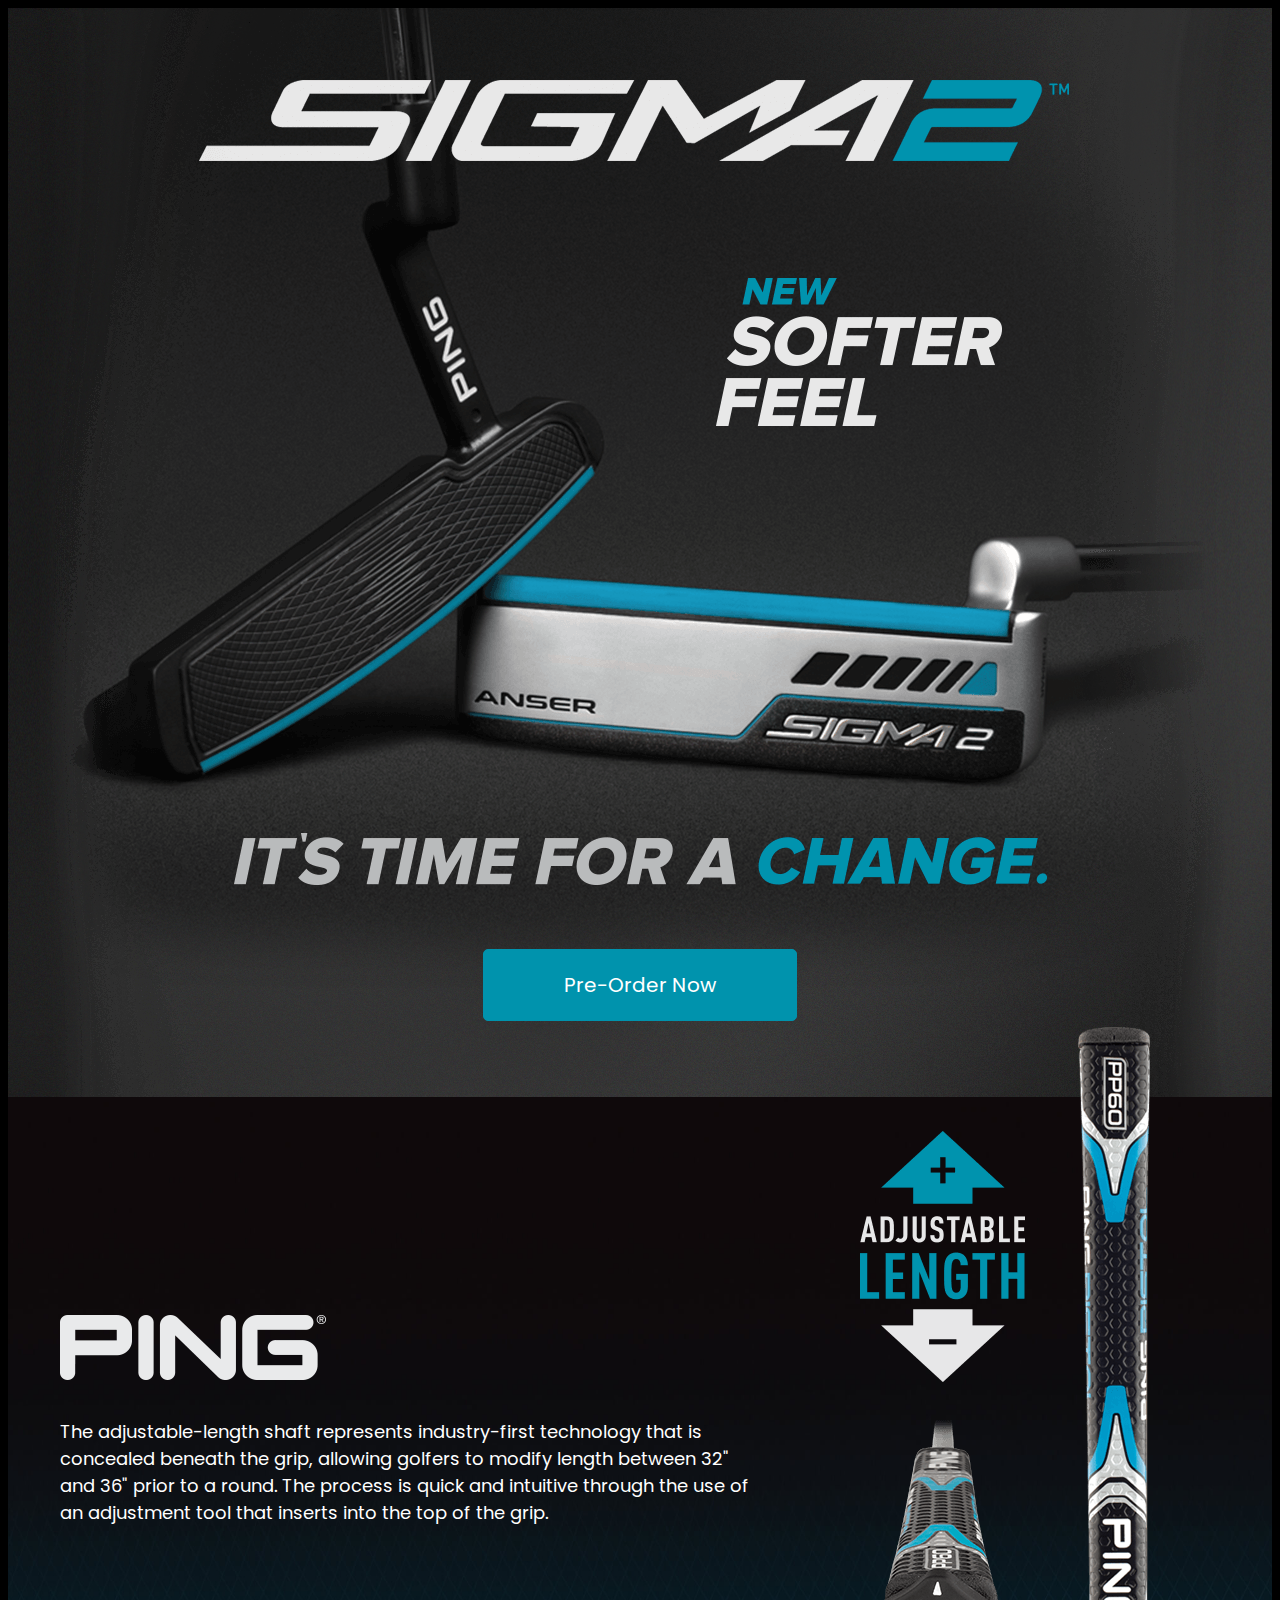
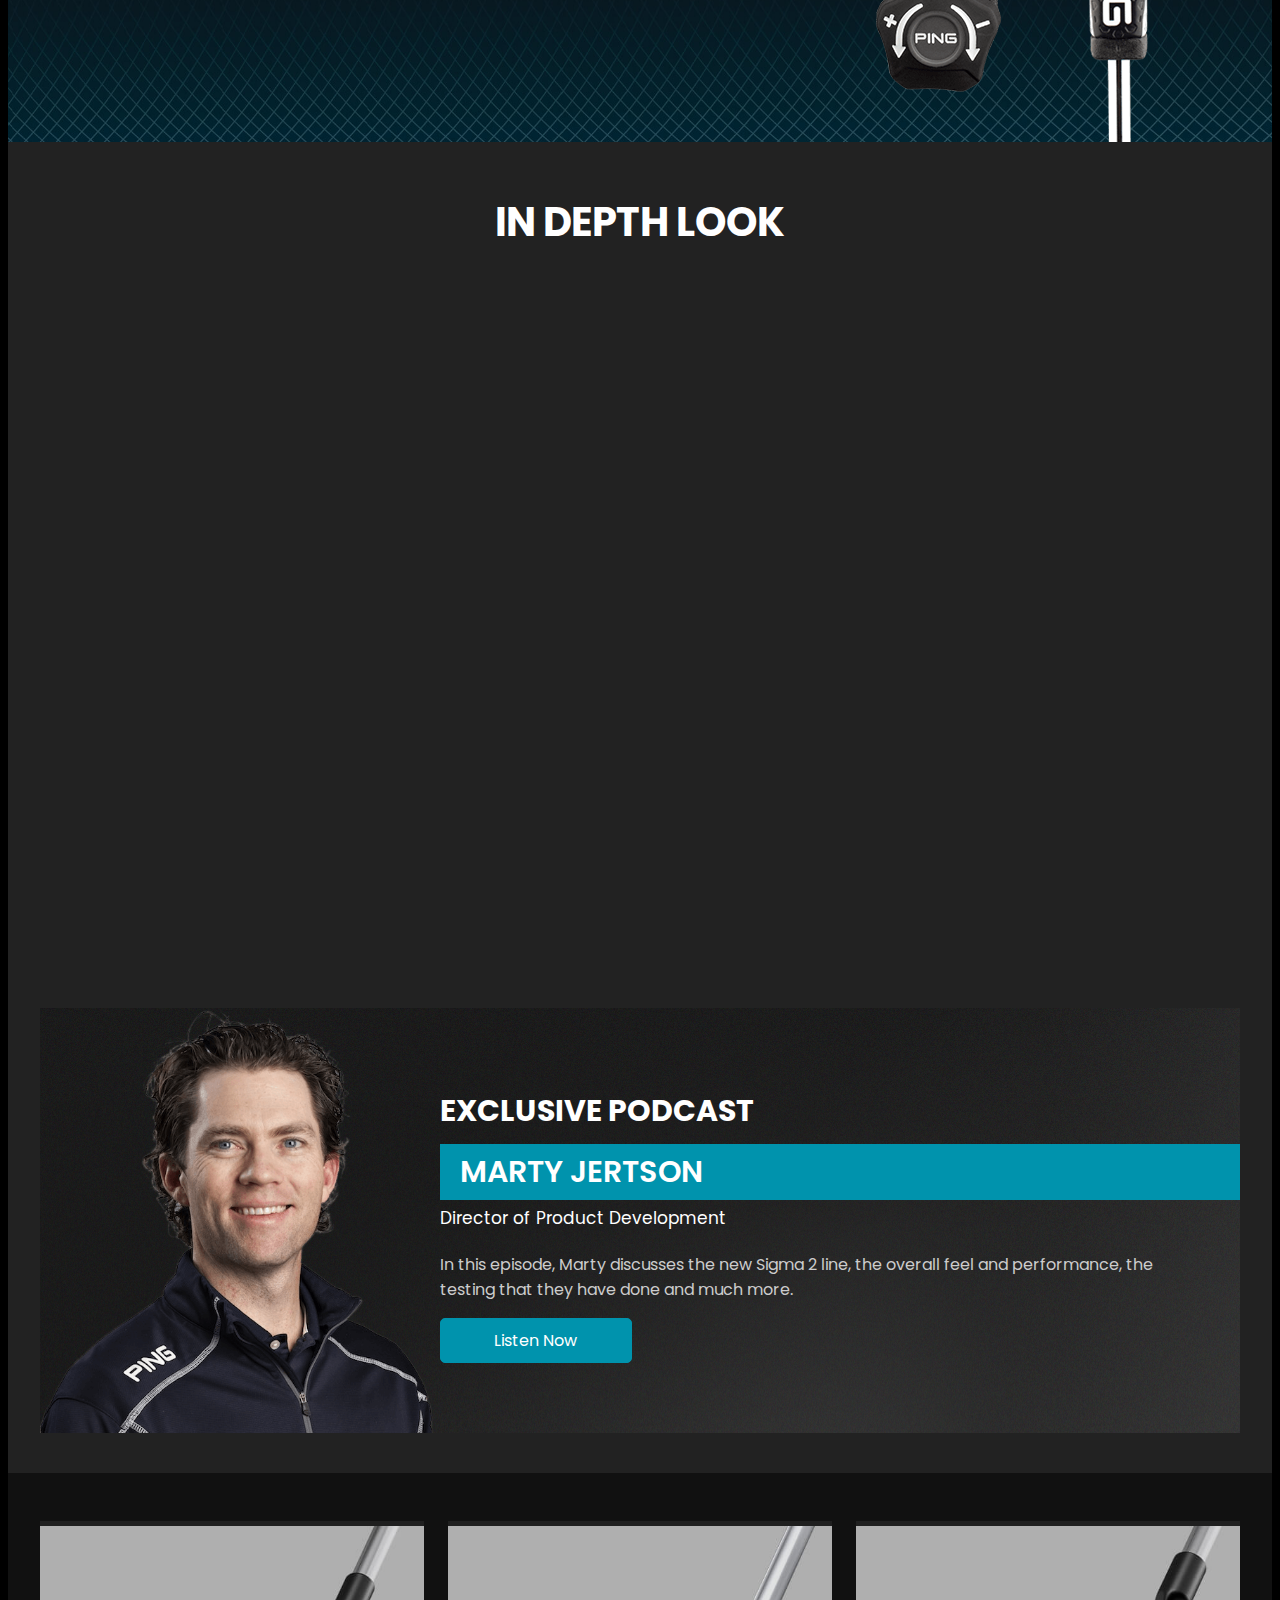
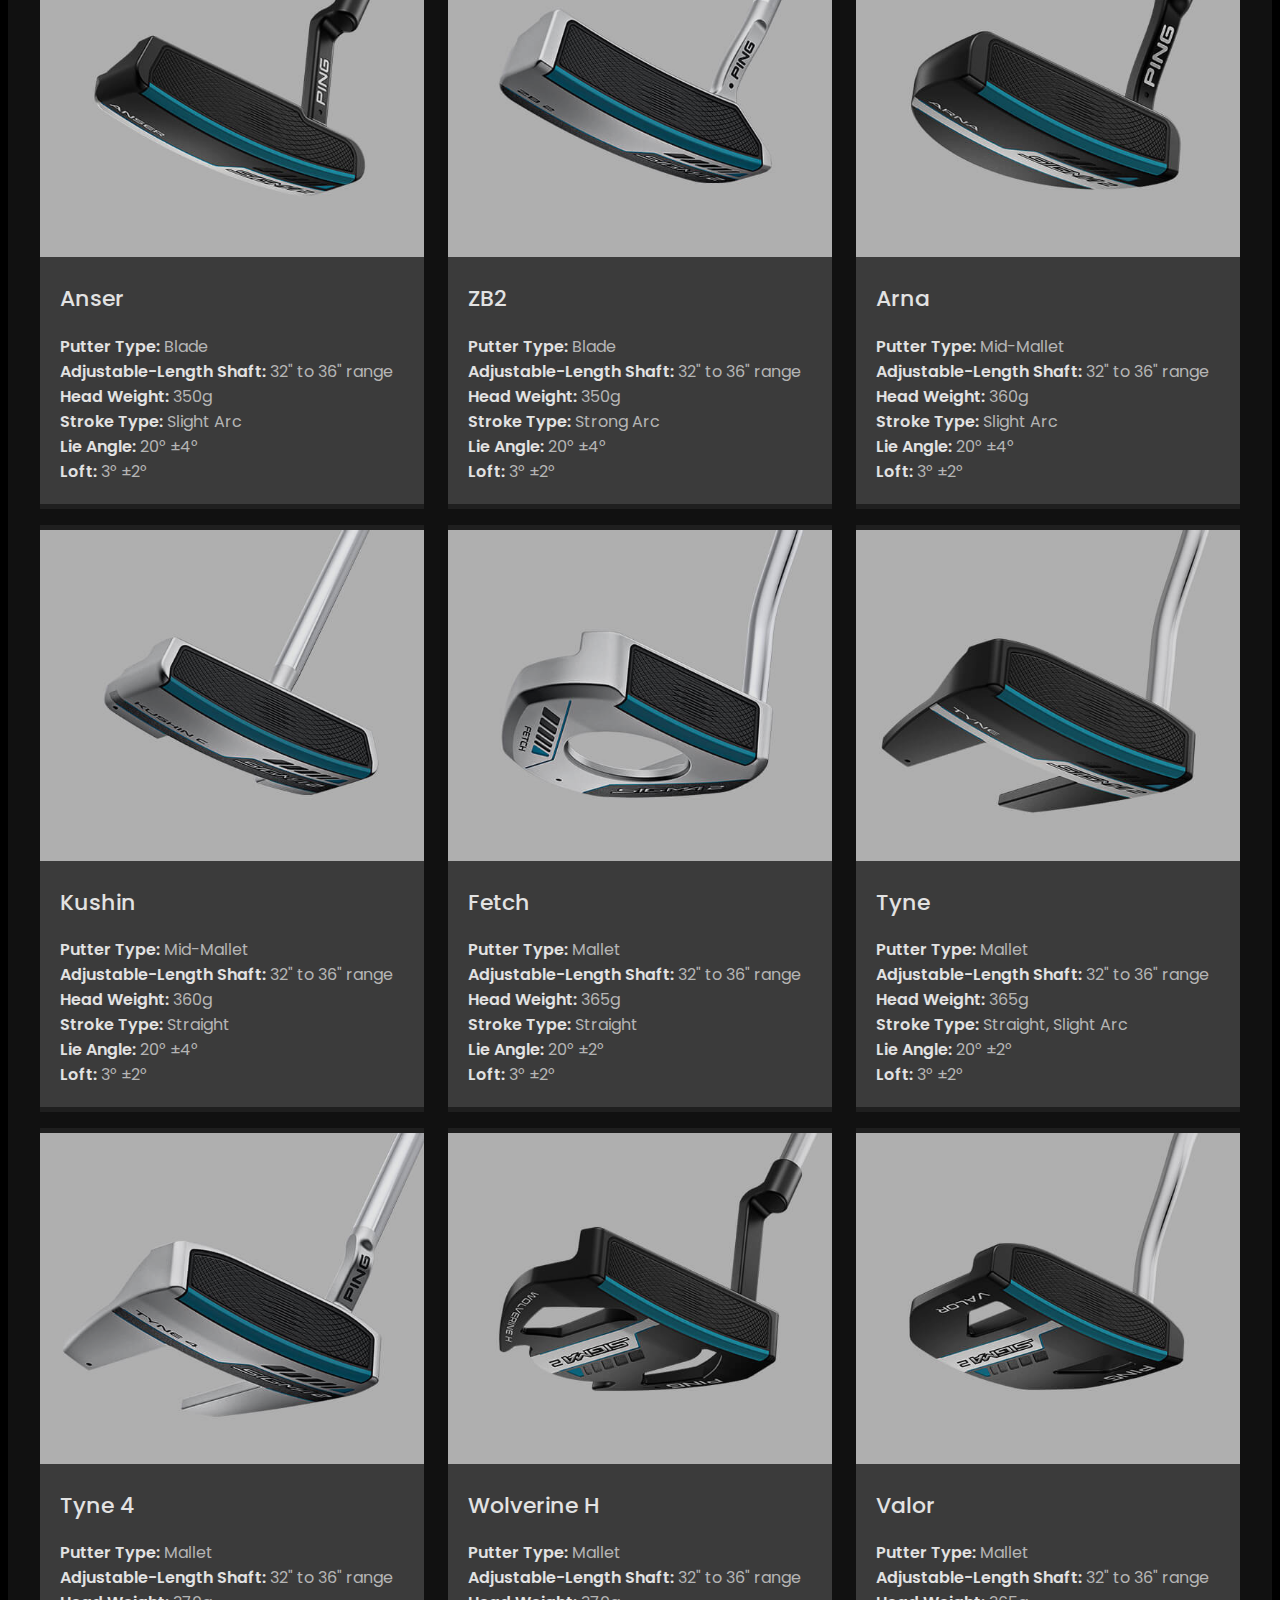
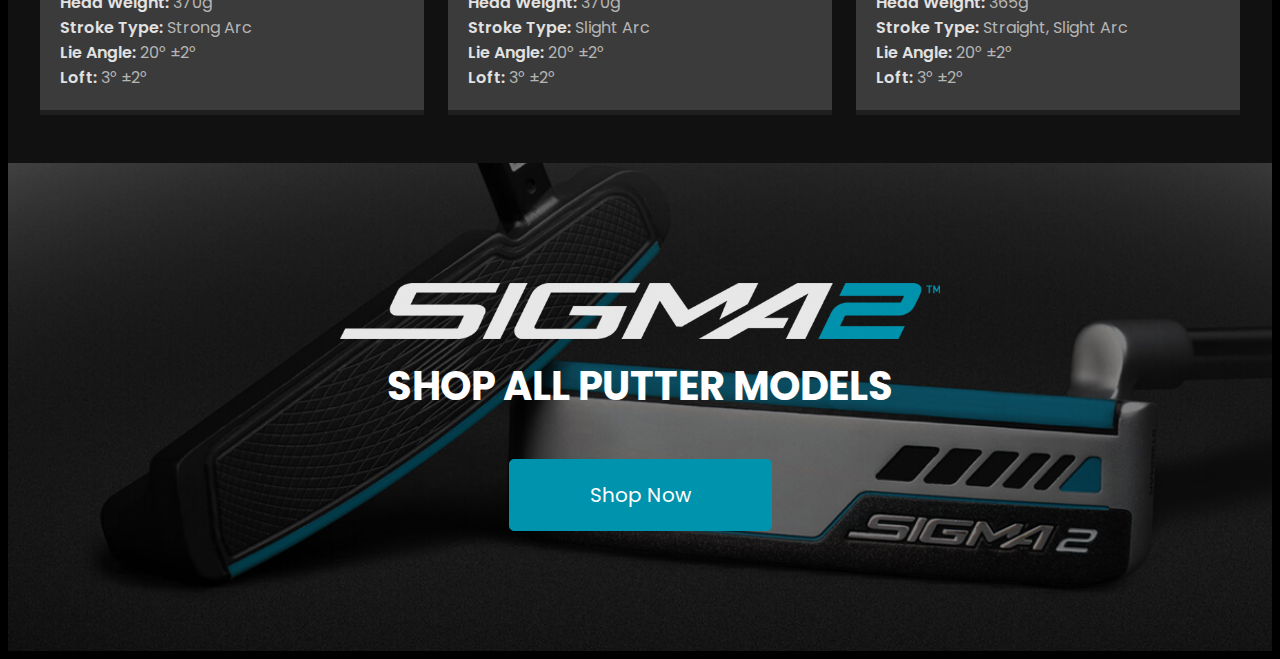
<file: index.html>
<!DOCTYPE html>
<html lang="en">
<head>
    <meta charset="UTF-8">
    <meta name="viewport" content="width=device-width, initial-scale=1.0">
    <meta http-equiv="X-UA-Compatible" content="ie=edge">
    <title>Ping SigmaG 2</title>
    <link rel="stylesheet" href="style.css">
</head>
<body>
    <!-- Sigma Hero | Start -->
    <section class="sigHero">
        <div class="container container__hero">
            <img class="sigHero__image" src="img/sigma-hero2.png">
            <div class="sigHero__btnWrap">
                <a class="sigHero__btn" href="ping-sigma-2/search">Pre-Order Now</a>
            </div>
        </div>
    </section>
    <!-- Sigma Hero | End -->

    <!-- Length Adjust | Start -->
    <section class="sigAdjust">
        <div class="container sigAdjust__flex">
            <div class="sigAdjust__column">
                <img class="sigAdjust__logo" src="img/ping-logo.png">
                <p class="sigAdjust__text">The adjustable-length shaft represents industry-first technology that is concealed beneath the grip, allowing golfers to modify length between 32" and 36" prior to a round. The process is quick and intuitive through the use of an adjustment tool that inserts into the top of the grip. </p>
            </div>
            <div class="sigAdjust__column">
                <img class="sigAdjust__adjust" src="img/sigma-adjust-2.png">
                <img class="sigAdjust__adjust--mobile" src="img/sigma-adjust-3.png">
            </div>
        </div>
    </section>
    <!-- Length Adjust | End -->

    <!-- Video | Start -->
    <section class="sigVideo">
        <div class="container">
            <h2 class="sigVideo__header">In Depth Look</h2>
            <div class="videoWrapper">
                    <iframe width="560" height="315" src="https://www.youtube.com/embed/atZtalv5AAw?rel=0" frameborder="0" allow="autoplay; encrypted-media" allowfullscreen></iframe>
            </div>
            <div class="sigVideo__podcast">
                <div class="sigVideo__column">
                    <img class="sigVideo__image" src="img/marty.png">
                </div>
                <div class="sigVideo__column">
                    <h2 class="sigVideo__podcastHeader">Exclusive Podcast</h2>
                    <h3 class="sigVideo__bluebar">Marty Jertson</h3>
                    <p class="sigVideo__title">Director of Product Development</p>
                    <p class="sigVideo__text">In this episode, Marty discusses the new Sigma 2 line, the overall feel and performance, the testing that they have done and much more.</p>
                    <a class="sigVideo__btn" href="insider/new-ping-sigma-2-putters-marty-jertson">Listen Now</a>
                </div>
            </div>
        </div>
    </section>
    <!-- Video | End -->

    <!-- Products | Start -->
    <section class="sigProducts">
        <div class="container">
            <div class="sigProducts__flexWrapper">
                 <a class="sigProducts__card" href="ping-sigma-2-anser-stealth-putter/100006987/product">
                    <img class="sigProducts__image" src="img/sigma-anser-stealth-face.jpg">
                    <div class="sigProducts__textWrapper">
                        <h2 class="sigProducts__title">Anser</h2>
                        <ul class="sigProducts__list">
                            <li class="sigProducts__listItem"><span class="sigProducts__listItem--bold">Putter Type: </span> Blade</li>
                            <li class="sigProducts__listItem"><span class="sigProducts__listItem--bold">Adjustable-Length Shaft: </span> 32" to 36" range</li>
                            <li class="sigProducts__listItem"><span class="sigProducts__listItem--bold">Head Weight: </span> 350g</li>
                            <li class="sigProducts__listItem"><span class="sigProducts__listItem--bold">Stroke Type: </span> Slight Arc</li>
                            <li class="sigProducts__listItem"><span class="sigProducts__listItem--bold">Lie Angle: </span> 20° ±4°</li>
                            <li class="sigProducts__listItem"><span class="sigProducts__listItem--bold">Loft: </span> 3° ±2°</li>
                        </ul>
                    </div>
                </a>

                <a class="sigProducts__card" href="ping-sigma-2-zb2-platinum-putter/100006978/product">
                    <img class="sigProducts__image" src="img/sigma-zb2-platinum-face.jpg">
                    <div class="sigProducts__textWrapper">
                        <h2 class="sigProducts__title">ZB2</h2>
                        <ul class="sigProducts__list">
                            <li class="sigProducts__listItem"><span class="sigProducts__listItem--bold">Putter Type: </span>Blade</li>
                            <li class="sigProducts__listItem"><span class="sigProducts__listItem--bold">Adjustable-Length Shaft: </span>32" to 36" range</li>
                            <li class="sigProducts__listItem"><span class="sigProducts__listItem--bold">Head Weight: </span>350g</li>
                            <li class="sigProducts__listItem"><span class="sigProducts__listItem--bold">Stroke Type: </span>Strong Arc</li>
                            <li class="sigProducts__listItem"><span class="sigProducts__listItem--bold">Lie Angle: </span>20° ±4°</li>
                            <li class="sigProducts__listItem"><span class="sigProducts__listItem--bold">Loft: </span>3° ±2°</li>
                        </ul>
                    </div>
                </a>

                <a class="sigProducts__card" href="ping-sigma-2-arna-stealth-putter/100006991/product">
                    <img class="sigProducts__image" src="img/sigma-arna-stealth-face.jpg">
                    <div class="sigProducts__textWrapper">
                        <h2 class="sigProducts__title">Arna</h2>
                        <ul class="sigProducts__list">
                            <li class="sigProducts__listItem"><span class="sigProducts__listItem--bold">Putter Type: </span>Mid-Mallet</li>
                            <li class="sigProducts__listItem"><span class="sigProducts__listItem--bold">Adjustable-Length Shaft: </span>32" to 36" range</li>
                            <li class="sigProducts__listItem"><span class="sigProducts__listItem--bold">Head Weight: </span>360g</li>
                            <li class="sigProducts__listItem"><span class="sigProducts__listItem--bold">Stroke Type: </span>Slight Arc</li>
                            <li class="sigProducts__listItem"><span class="sigProducts__listItem--bold">Lie Angle: </span>20° ±4°</li>
                            <li class="sigProducts__listItem"><span class="sigProducts__listItem--bold">Loft: </span>3° ±2°</li>
                        </ul>
                    </div>
                </a>

                <a class="sigProducts__card" href="ping-sigma-2-kushin-c-platinum-putter/100006999/product">
                    <img class="sigProducts__image" src="img/sigma-kushin-face.jpg">
                    <div class="sigProducts__textWrapper">
                        <h2 class="sigProducts__title">Kushin</h2>
                        <ul class="sigProducts__list">
                            <li class="sigProducts__listItem"><span class="sigProducts__listItem--bold">Putter Type: </span>Mid-Mallet</li>
                            <li class="sigProducts__listItem"><span class="sigProducts__listItem--bold">Adjustable-Length Shaft: </span>32" to 36" range</li>
                            <li class="sigProducts__listItem"><span class="sigProducts__listItem--bold">Head Weight: </span>360g</li>
                            <li class="sigProducts__listItem"><span class="sigProducts__listItem--bold">Stroke Type: </span>Straight</li>
                            <li class="sigProducts__listItem"><span class="sigProducts__listItem--bold">Lie Angle: </span>20° ±4°</li>
                            <li class="sigProducts__listItem"><span class="sigProducts__listItem--bold">Loft: </span>3° ±2°</li>
                        </ul>
                    </div>
                </a>

                <a class="sigProducts__card" href="ping-sigma-2-fetch-platinum-putter/100006995/product">
                    <img class="sigProducts__image" src="img/sigma-fetch-face.jpg">
                    <div class="sigProducts__textWrapper">
                        <h2 class="sigProducts__title">Fetch</h2>
                        <ul class="sigProducts__list">
                            <li class="sigProducts__listItem"><span class="sigProducts__listItem--bold">Putter Type: </span>Mallet</li>
                            <li class="sigProducts__listItem"><span class="sigProducts__listItem--bold">Adjustable-Length Shaft: </span>32" to 36" range</li>
                            <li class="sigProducts__listItem"><span class="sigProducts__listItem--bold">Head Weight: </span>365g</li>
                            <li class="sigProducts__listItem"><span class="sigProducts__listItem--bold">Stroke Type: </span>Straight</li>
                            <li class="sigProducts__listItem"><span class="sigProducts__listItem--bold">Lie Angle: </span>20° ±2°</li>
                            <li class="sigProducts__listItem"><span class="sigProducts__listItem--bold">Loft: </span>3° ±2°</li>
                        </ul>
                    </div>
                </a>

                <a class="sigProducts__card" href="ping-sigma-2-tyne-stealth-putter/100006962/product">
                    <img class="sigProducts__image" src="img/sigma-tyne-stealth-face.jpg">
                    <div class="sigProducts__textWrapper">
                        <h2 class="sigProducts__title">Tyne</h2>
                        <ul class="sigProducts__list">
                            <li class="sigProducts__listItem"><span class="sigProducts__listItem--bold">Putter Type: </span>Mallet</li>
                            <li class="sigProducts__listItem"><span class="sigProducts__listItem--bold">Adjustable-Length Shaft: </span>32" to 36" range</li>
                            <li class="sigProducts__listItem"><span class="sigProducts__listItem--bold">Head Weight: </span>365g</li>
                            <li class="sigProducts__listItem"><span class="sigProducts__listItem--bold">Stroke Type: </span>Straight, Slight Arc</li>
                            <li class="sigProducts__listItem"><span class="sigProducts__listItem--bold">Lie Angle: </span>20° ±2°</li>
                            <li class="sigProducts__listItem"><span class="sigProducts__listItem--bold">Loft: </span>3° ±2°</li>
                        </ul>
                    </div>
                </a>

                <a class="sigProducts__card" href="ping-sigma-2-tyne-4-platinum-putter/100006966/product">
                    <img class="sigProducts__image" src="img/tyne4-stealth-face.jpg">
                    <div class="sigProducts__textWrapper">
                        <h2 class="sigProducts__title">Tyne 4</h2>
                        <ul class="sigProducts__list">
                            <li class="sigProducts__listItem"><span class="sigProducts__listItem--bold">Putter Type: </span>Mallet</li>
                            <li class="sigProducts__listItem"><span class="sigProducts__listItem--bold">Adjustable-Length Shaft: </span>32" to 36" range</li>
                            <li class="sigProducts__listItem"><span class="sigProducts__listItem--bold">Head Weight: </span>370g</li>
                            <li class="sigProducts__listItem"><span class="sigProducts__listItem--bold">Stroke Type: </span>Strong Arc</li>
                            <li class="sigProducts__listItem"><span class="sigProducts__listItem--bold">Lie Angle: </span>20° ±2°</li>
                            <li class="sigProducts__listItem"><span class="sigProducts__listItem--bold">Loft: </span>3° ±2°</li>
                        </ul>
                    </div>
                </a>

                <a class="sigProducts__card" href="ping-sigma-2-wolverine-h-stealth-putter/100006974/product">
                    <img class="sigProducts__image" src="img/sigma-wolverine-stealth-face.jpg">
                    <div class="sigProducts__textWrapper">
                        <h2 class="sigProducts__title">Wolverine H</h2>
                        <ul class="sigProducts__list">
                            <li class="sigProducts__listItem"><span class="sigProducts__listItem--bold">Putter Type: </span>Mallet</li>
                            <li class="sigProducts__listItem"><span class="sigProducts__listItem--bold">Adjustable-Length Shaft: </span>32" to 36" range</li>
                            <li class="sigProducts__listItem"><span class="sigProducts__listItem--bold">Head Weight: </span>370g</li>
                            <li class="sigProducts__listItem"><span class="sigProducts__listItem--bold">Stroke Type: </span>Slight Arc</li>
                            <li class="sigProducts__listItem"><span class="sigProducts__listItem--bold">Lie Angle: </span>20° ±2°</li>
                            <li class="sigProducts__listItem"><span class="sigProducts__listItem--bold">Loft: </span>3° ±2°</li>
                        </ul>
                    </div>
                </a>

                <a class="sigProducts__card" href="ping-sigma-2-valor-stealth-putter/100006970/product">
                    <img class="sigProducts__image" src="img/sigma-valor-stealth-face.jpg">
                    <div class="sigProducts__textWrapper">
                        <h2 class="sigProducts__title">Valor</h2>
                        <ul class="sigProducts__list">
                            <li class="sigProducts__listItem"><span class="sigProducts__listItem--bold">Putter Type: </span>Mallet</li>
                            <li class="sigProducts__listItem"><span class="sigProducts__listItem--bold">Adjustable-Length Shaft: </span>32" to 36" range</li>
                            <li class="sigProducts__listItem"><span class="sigProducts__listItem--bold">Head Weight: </span>365g</li>
                            <li class="sigProducts__listItem"><span class="sigProducts__listItem--bold">Stroke Type: </span>Straight, Slight Arc</li>
                            <li class="sigProducts__listItem"><span class="sigProducts__listItem--bold">Lie Angle: </span>20° ±2°</li>
                            <li class="sigProducts__listItem"><span class="sigProducts__listItem--bold">Loft: </span>3° ±2°</li>
                        </ul>
                    </div>
                </a>
            </div>
        </div>
    </section>
    <!-- Products | End -->

    <!-- Footer | Start -->
    <section class="sigFooter">
        <div class="container"></div>
            <img class="sigFooter__logo" src="img/sigma-logo.png">
            <h2 class="sigFooter__shopAll">Shop all putter models</h2>
            <a class="sigFooter__btn" href="ping-sigma-2/search">Shop Now</a>
        </section>
    </section>
    <!-- Footer | End -->
</body>
</html>
</file>
<file: style.css>
@import url('https://fonts.googleapis.com/css?family=Poppins:300,400,500,600,700,800');

body {
    background: #000;
    font-family: 'Poppins', sans-serif;
}

.container {
    max-width: 1200px;
    width: 100%;
    margin: 0 auto;
}

/* HERO *********************************/
.sigHero {
    background-image: url('img/sigma-background.png');
    background-size: cover;
    background-repeat: no-repeat;
}

.container__hero {
    position: relative;
}

.sigHero__image {
    width: 100%;
    display: block;
}

.sigHero__btnWrap {
    display: flex;
    justify-content: center;
    align-items: center;
    position: absolute;
    bottom: 7%;
    width: 100%;
}

.sigHero__btn {
    margin: 0 auto;
    display: inline-block;
    background: #0093ad;
    border-radius: 5px;
    padding: 20px 80px;
    text-decoration: none;
    color: #fff;
    font-size: 20px;
    border: 1px solid #0093ad;
}

.sigHero__btn:hover {
    background: #06a8c5;
    border: 1px solid #fff;
}

/* PUTTER ADJUST ************************************/
.sigAdjust {
    background-image: url('img/sigma-background-pattern.jpg');
    background-repeat: no-repeat;
    background-size: cover;
    background-position: 50% 100%;
}

.sigAdjust__flex {
    display: flex;
}

.sigAdjust__column {
    box-sizing: border-box;
    padding: 20px 20px 0;
}

.sigAdjust__column:first-child {
    display: flex;
    flex-direction: column;
    justify-content: center;
    width: 66.6666%;
    padding-right: 80px;
}

.sigAdjust__logo {
    align-self: flex-start;
    justify-content: flex-start;
    margin-bottom: 20px;
}

.sigAdjust__text {
    color: #fff;
    font-size: 18px;
}

.sigAdjust__column:last-child {
    width: 33.3333%;
    padding-right: 40px;
}

.sigAdjust__adjust {
    margin-top: -90px;
    position: relative;
    z-index: 40px;
    display: block;
    max-width: 290px;
    width: 100%;
}

.sigAdjust__adjust--mobile {
    display: none;
}


/* VIDEO ***********************************/
.sigVideo {
    /* background-image: url('img/sigma-background.png'); */
    background: #222;
    padding: 40px 0;
}

.sigVideo__header {
    color: #fff;
    text-transform: uppercase;
    margin: 0 auto;
    text-align: center;
    padding: 10px 0 40px;
    font-size: 40px;
}

.videoWrapper {
	position: relative;
	padding-bottom: 54.25%; /* 16:9 */
	padding-top: 25px;
	height: 0;
}
.videoWrapper iframe {
	position: absolute;
	top: 0;
	left: 0;
	width: 100%;
	height: 100%;
}

.sigVideo__podcast {
    background-image: url('img/sigma-background.png');
    margin-top: 40px;
    display: flex;
}

.sigVideo__column {

}

.sigVideo__column:first-child {
    width: 33.3333%;
}

.sigVideo__image {
    display: block;
    width: 100%;
}

.sigVideo__column:last-child {
    width: 66.6666%;
    display: flex;
    flex-direction: column;
    justify-content: center;
}

.sigVideo__podcastHeader {
    font-size: 30px;
    color: #fff;
    text-transform: uppercase;
    margin: 0;
    padding: 0;
    padding: 10px 0;
}

.sigVideo__bluebar {
    background: #0093ad;
    color: #fff;
    padding: 5px 20px;
    margin: 0;
    font-size: 30px;
    text-transform: uppercase;
    font-weight: 600;
}

.sigVideo__title {
    font-size: 17px;
    color: #fff;
    margin: 0;
    padding: 5px 0;
}

.sigVideo__text {
    padding-right: 50px;
    color: #ccc;
}

.sigVideo__btn {
    background: #0093ad;
    display: inline-block;
    align-self: left;
    width: 150px;
    text-align: center;
    text-decoration: none;
    padding: 9px 20px;
    color: #fff;
    border-radius: 5px; 
    border: 1px solid #0093ad;
}

.sigVideo__btn:hover {
    border: 1px solid #fff;
    background: #06a8c5;
}


/* PRODUCTS  ******************************/
.sigProducts {
    background: #111;
    padding: 40px 0;
}

.sigProducts__flexWrapper {
    display: flex;
    justify-content: space-between;
    flex-wrap: wrap;
}

.sigProducts__card {
    background: #414141;
    width: 32%;
    text-decoration: none;
    border-bottom: 5px solid #222;
    border-top: 5px solid #222;
    transition: all .15s ease-in-out;
    opacity: .88;
    margin: 8px 0;
}

.sigProducts__card:hover {
    border-bottom: 5px solid #0093ad;
    border-top: 5px solid #0093ad;
    opacity: 1;
}

.sigProducts__image {
    width: 100%;
}

.sigProducts__textWrapper {
    padding: 0 20px 20px;
}

.sigProducts__title {
    color: #fff;
    font-weight: 500;
    font-size: 22px;
}

.sigProducts__list {
    list-style: none;
    margin: 0;
    padding: 0;
}

.sigProducts__listItem {
    font-weight: 400;
    color: #ccc;
    font-size: 16px;
}

.sigProducts__listItem--bold {
    font-weight: 600;
    color: #fff;
}

/* FOOTER *********************************/
.sigFooter {
    text-align: center;
    padding: 120px 0 !important;
    background-image: url('img/footer-bg.jpg');
    background-size: cover;
    background-repeat: no-repeat;
    background-position: 50% 50%;
}

.sigFooter__logo {
    width: 100%;
    max-width: 600px;
}

.sigFooter__shopAll {
    font-size: 40px;
    color: #fff;
    text-transform: uppercase;
    padding: 10px 40px;
    margin-top: 0;
}

.sigFooter__btn {
    margin: 0 auto;
    display: inline-block;
    background: #0093ad;
    border-radius: 5px;
    padding: 20px 80px;
    text-decoration: none;
    color: #fff;
    font-size: 20px;
    border: 1px solid #0093ad;
}

.sigFooter__btn:hover {
    border: 1px solid #fff;
    background: #06a8c5;
}


/* MEDIA QUERIES ***************************/
@media (max-width: 980px) {
    .sigHero__btnWrap {
        bottom: 6%;
    }

    .sigHero__btn {
        padding: 15px 60px;
    }

    .sigAdjust__adjust {
        margin-top: 0;
        position: relative;
        z-index: 40px;
        display: block;
        max-width: 290px;
        width: 100%;
    }

    .sigAdjust__text {
        font-size: 16px;
    }

    .sigVideo__podcast {
        flex-direction: column;
    }

    .sigVideo__column {
        width: 100% !important;
        align-self: center;
        text-align: center;
        justify-content: center;
        display: block !important;
    }

    .sigVideo__image {
        max-width: 400px;
        margin: 0 auto;
        padding-top: 20px;
    }

    .sigVideo__column:last-child {
        padding: 20px 0 40px;
    }

    .sigVideo__btn {
        justify-content: center;
        align-content: center;
    }

    .sigVideo__text {
        padding: 0 20px;;
    }

}


@media (max-width: 820px) {
    .sigProducts__flexWrapper {
        flex-wrap: no-wrap;
    }

    .sigProducts__card {
        width: 48.5%;
        margin: 5px 0;
    }

    .sigProducts__listItem {
        font-size: 14px;
    }

    .sigProducts__title {
        margin-top: 0;
        padding-top: 4px;
    }
}

@media (max-width: 700px) {
    .sigHero__btnWrap {
        bottom: 4%;
    }

    .sigHero__btn {
        padding: 8px 60px;
        font-size: 16px;
    }

    .sigAdjust__flex {
        display: flex;
        flex-direction: column;
    }
    
    .sigAdjust__column {
        box-sizing: border-box;
        padding: 20px 20px 0;
    }

    .sigAdjust__column:first-child {
        display: flex;
        flex-direction: column;
        justify-content: center;
        width: 100%;
        text-align: center;
        padding-right: 20px;
    }

    .sigAdjust__logo {
        align-self: center !important;
        justify-content: center !important;
        margin-bottom: 20px;
        max-width: 200px;
        padding-top: 30px;
    }

    .sigAdjust__adjust {
        display: none;
    }

    .sigAdjust__adjust--mobile {
        display: block;
        padding: 0;
        margin: 0;
        width: 100%;
    }

    .sigAdjust__column:last-child {
        width: 100%;
        padding: 30px;
        justify-content: center !important;
        align-self: center !important;
        text-align: center;
    }

    .sigAdjust__logo {
        align-self: flex-start;
        justify-content: flex-start;
        margin-bottom: 20px;
    }

    .sigAdjust__text {
        font-size: 14px;
    }

    .sigProducts__card {
        width: 100%;
        padding: 10px;
    }

    section {
        padding-top: 0 !important;
        padding-bottom: 0 !important;

    }

    .sigVideo__header {
        padding: 10px;
    }

    .sigFooter__shopAll {
        font-size: 30px;
        line-height: 30px;
        padding: 20px;
    }

    .sigFooter {
        padding: 40px;
    }
    
}
</file>
